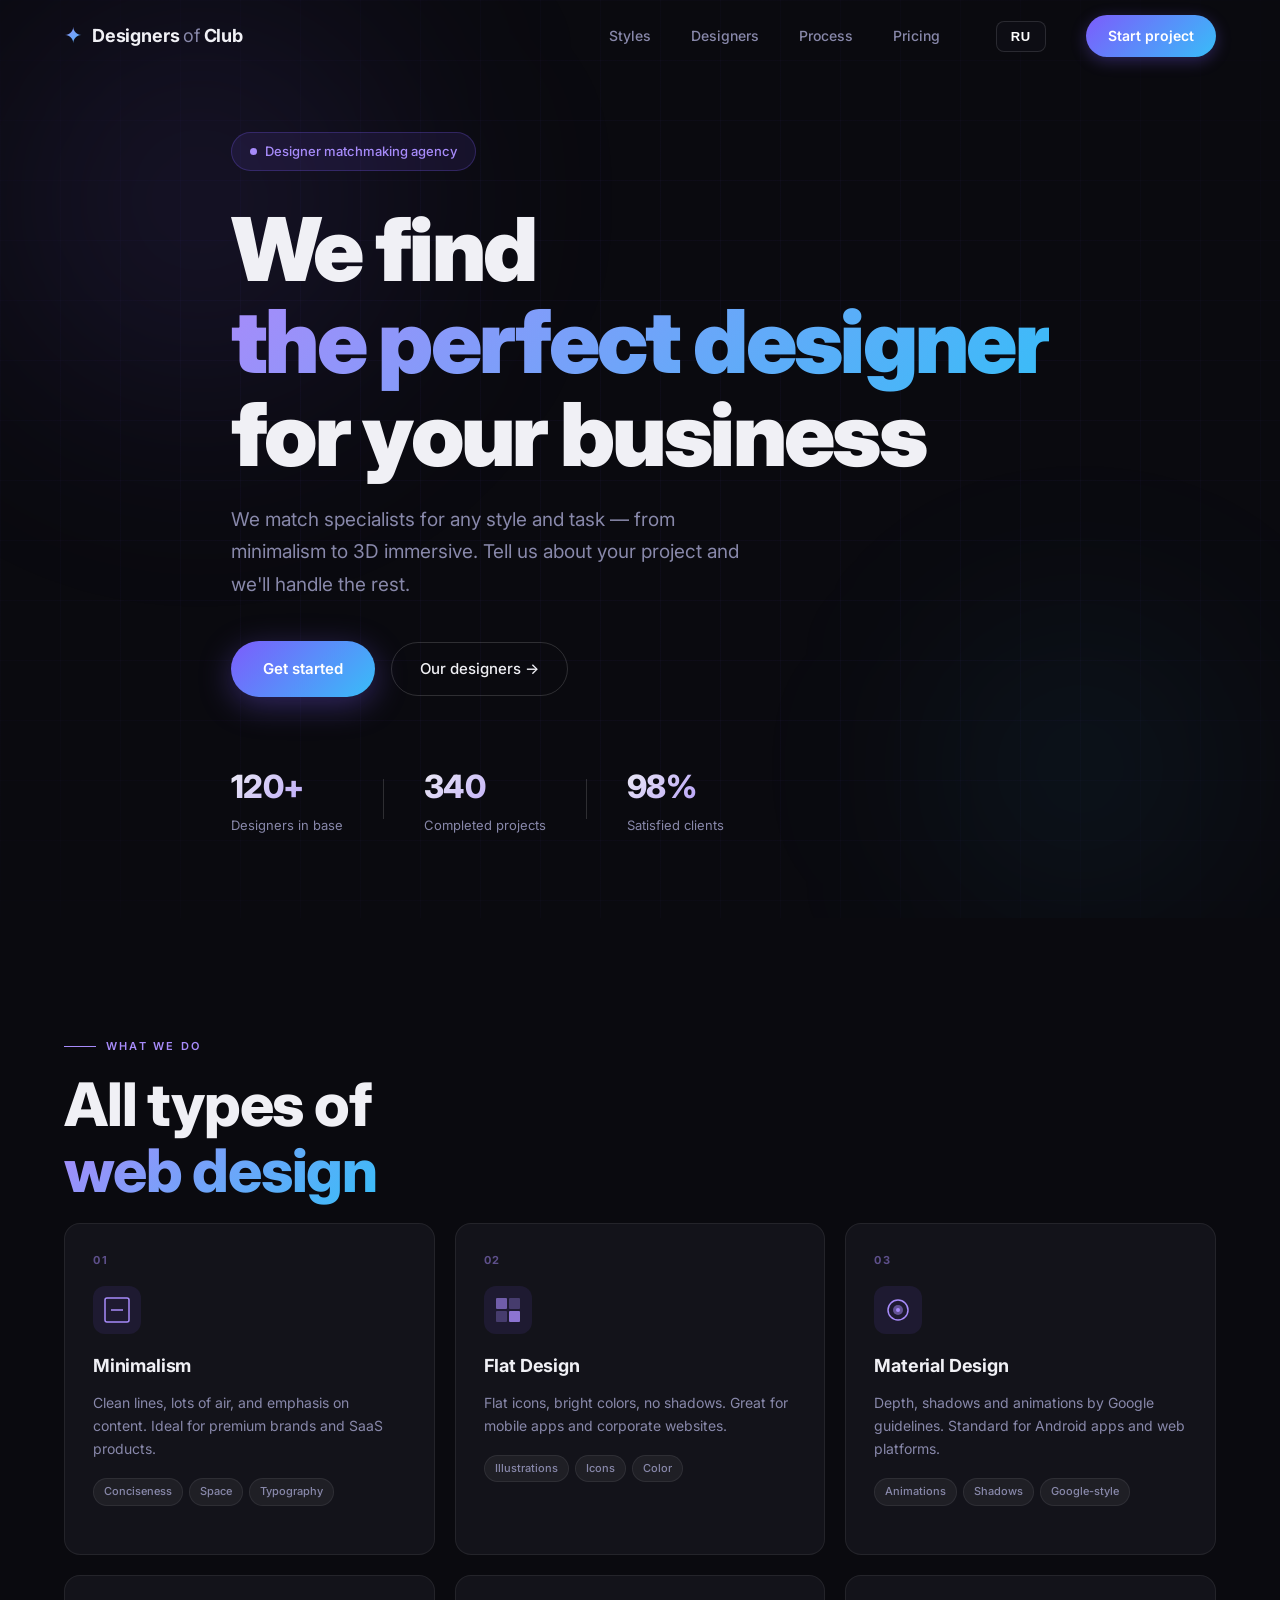
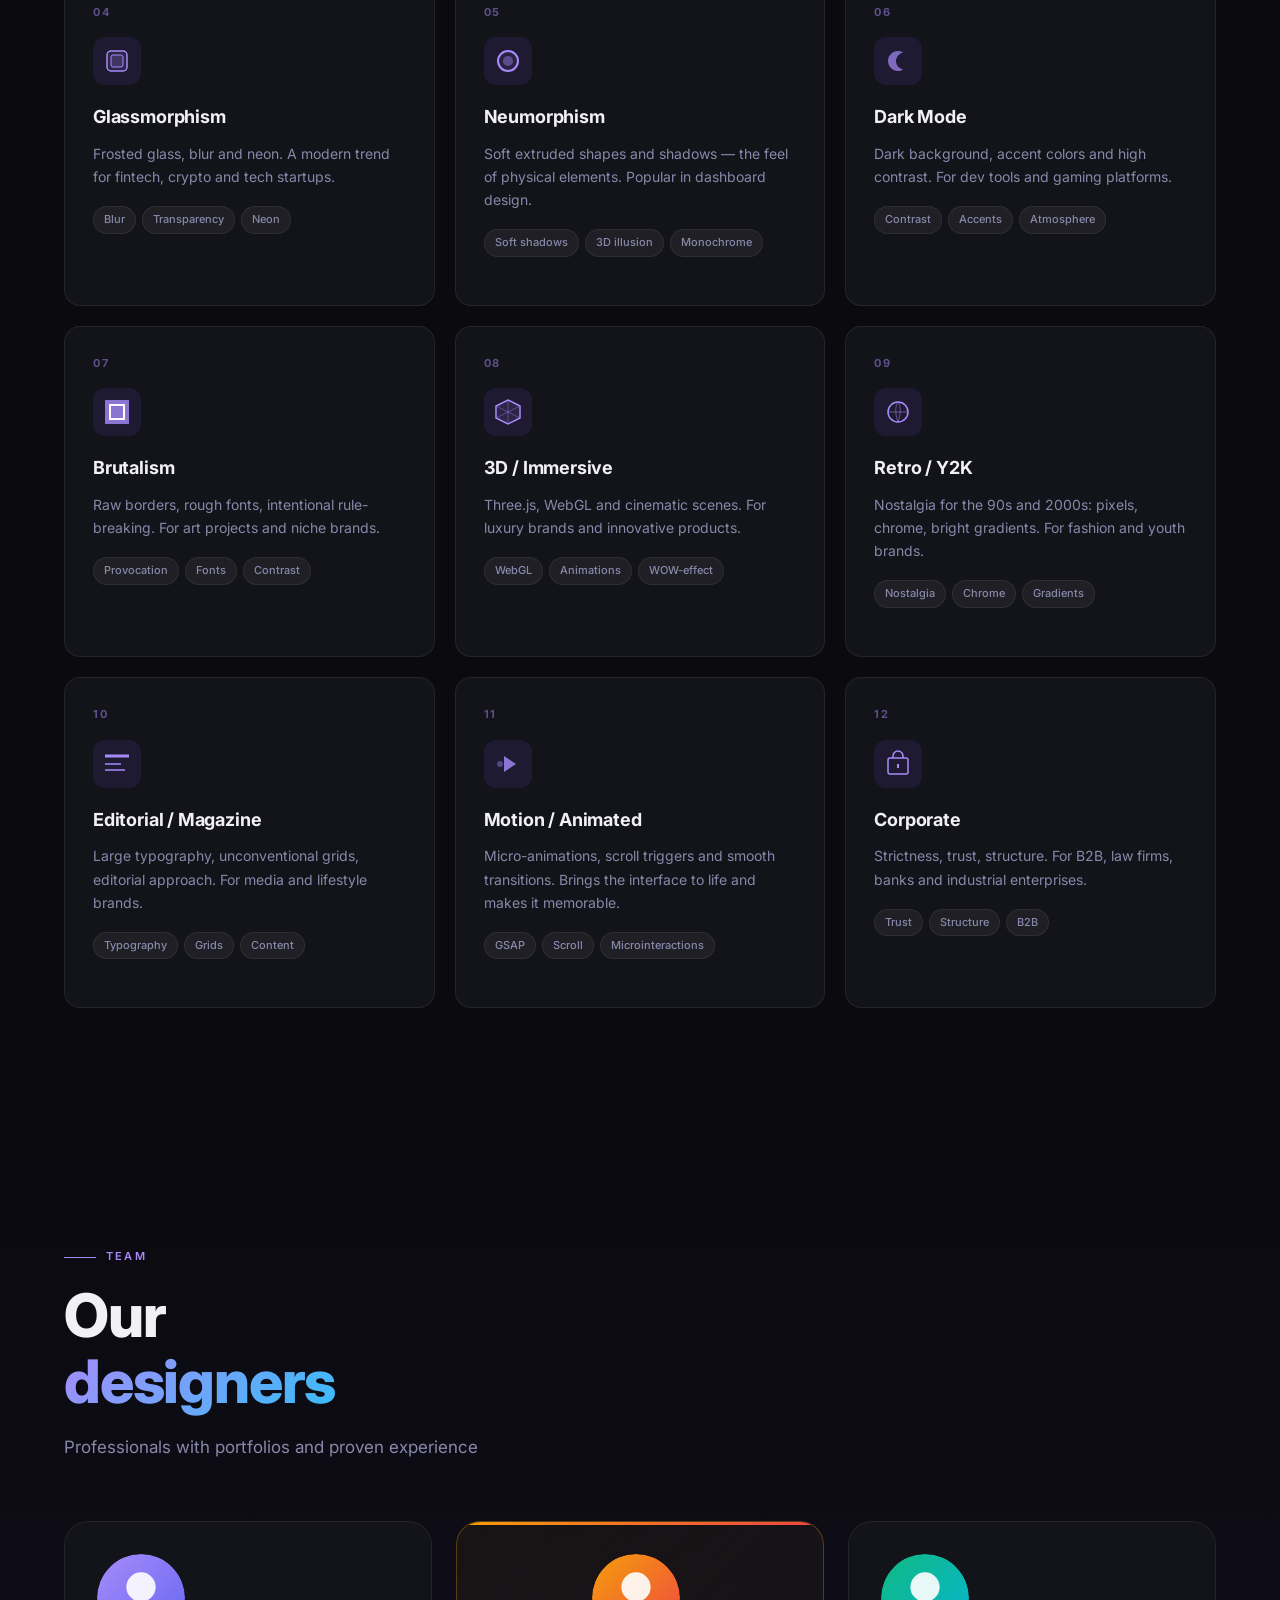
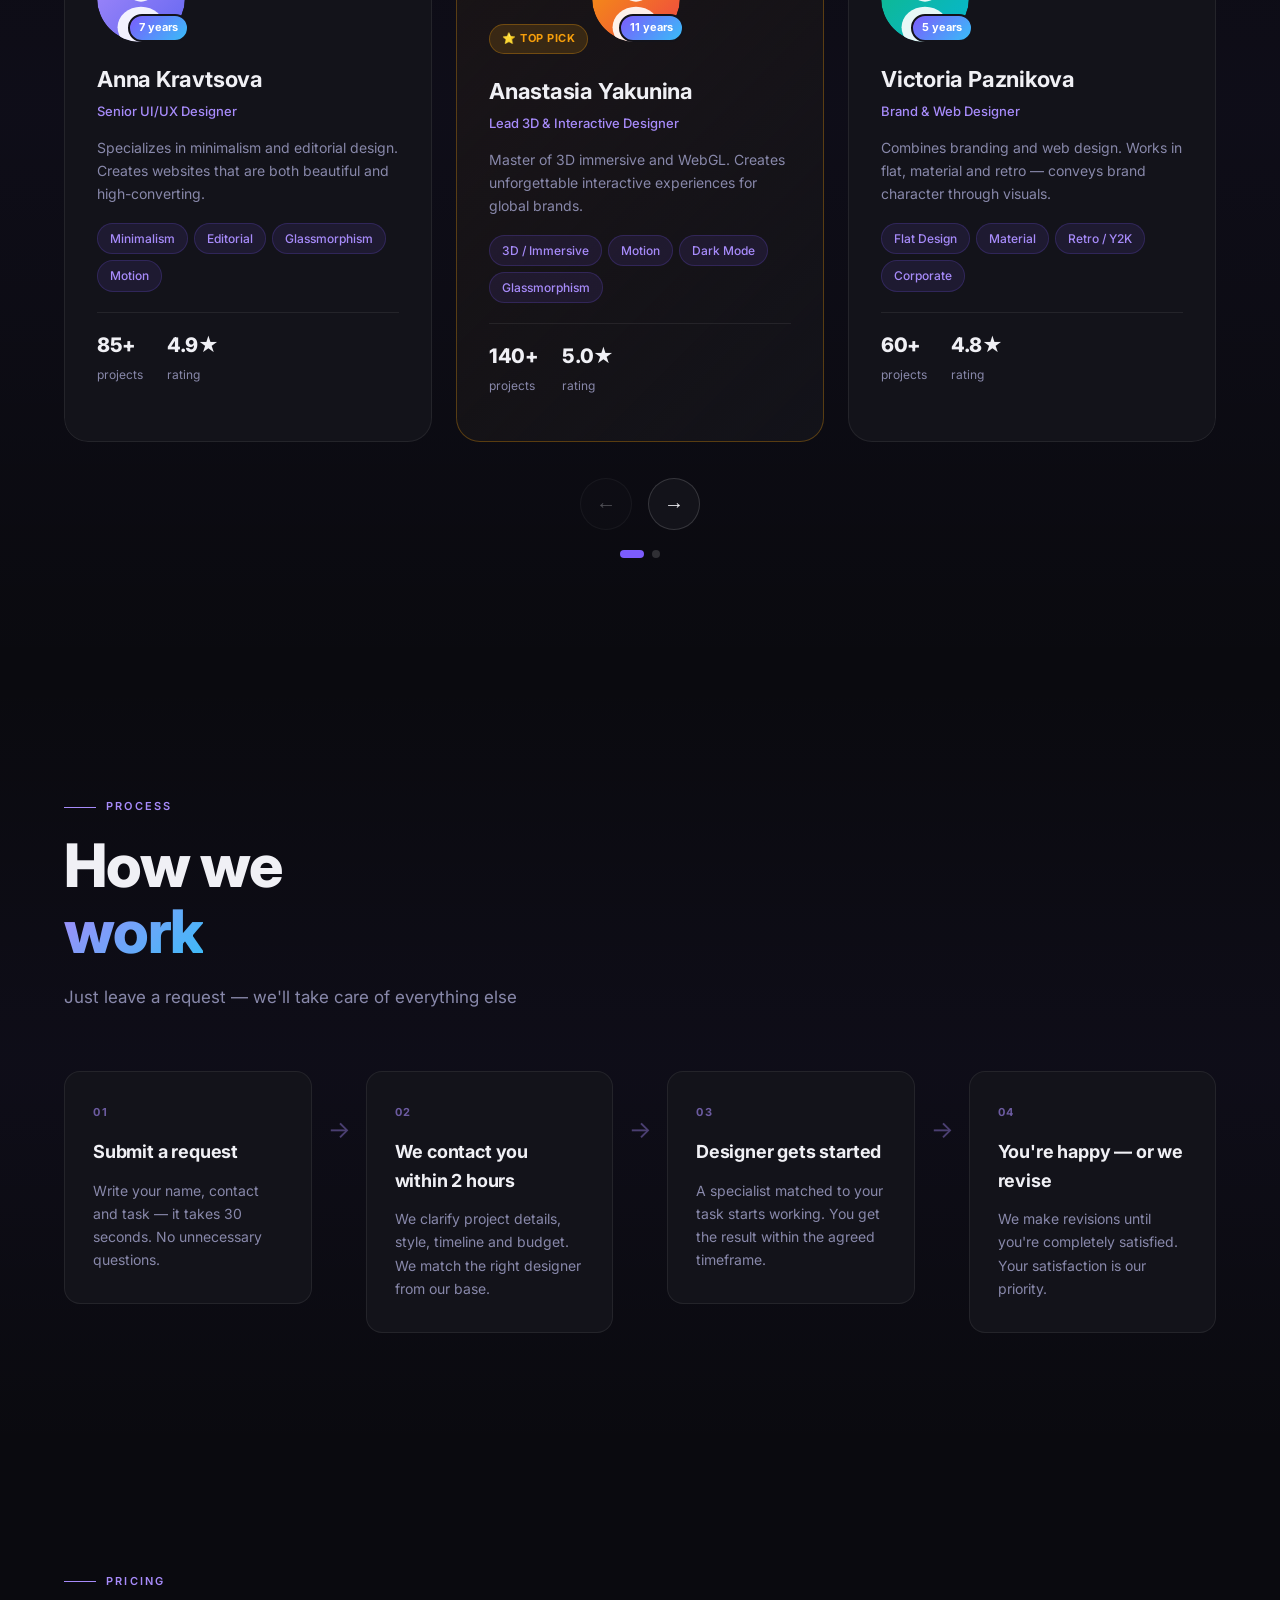
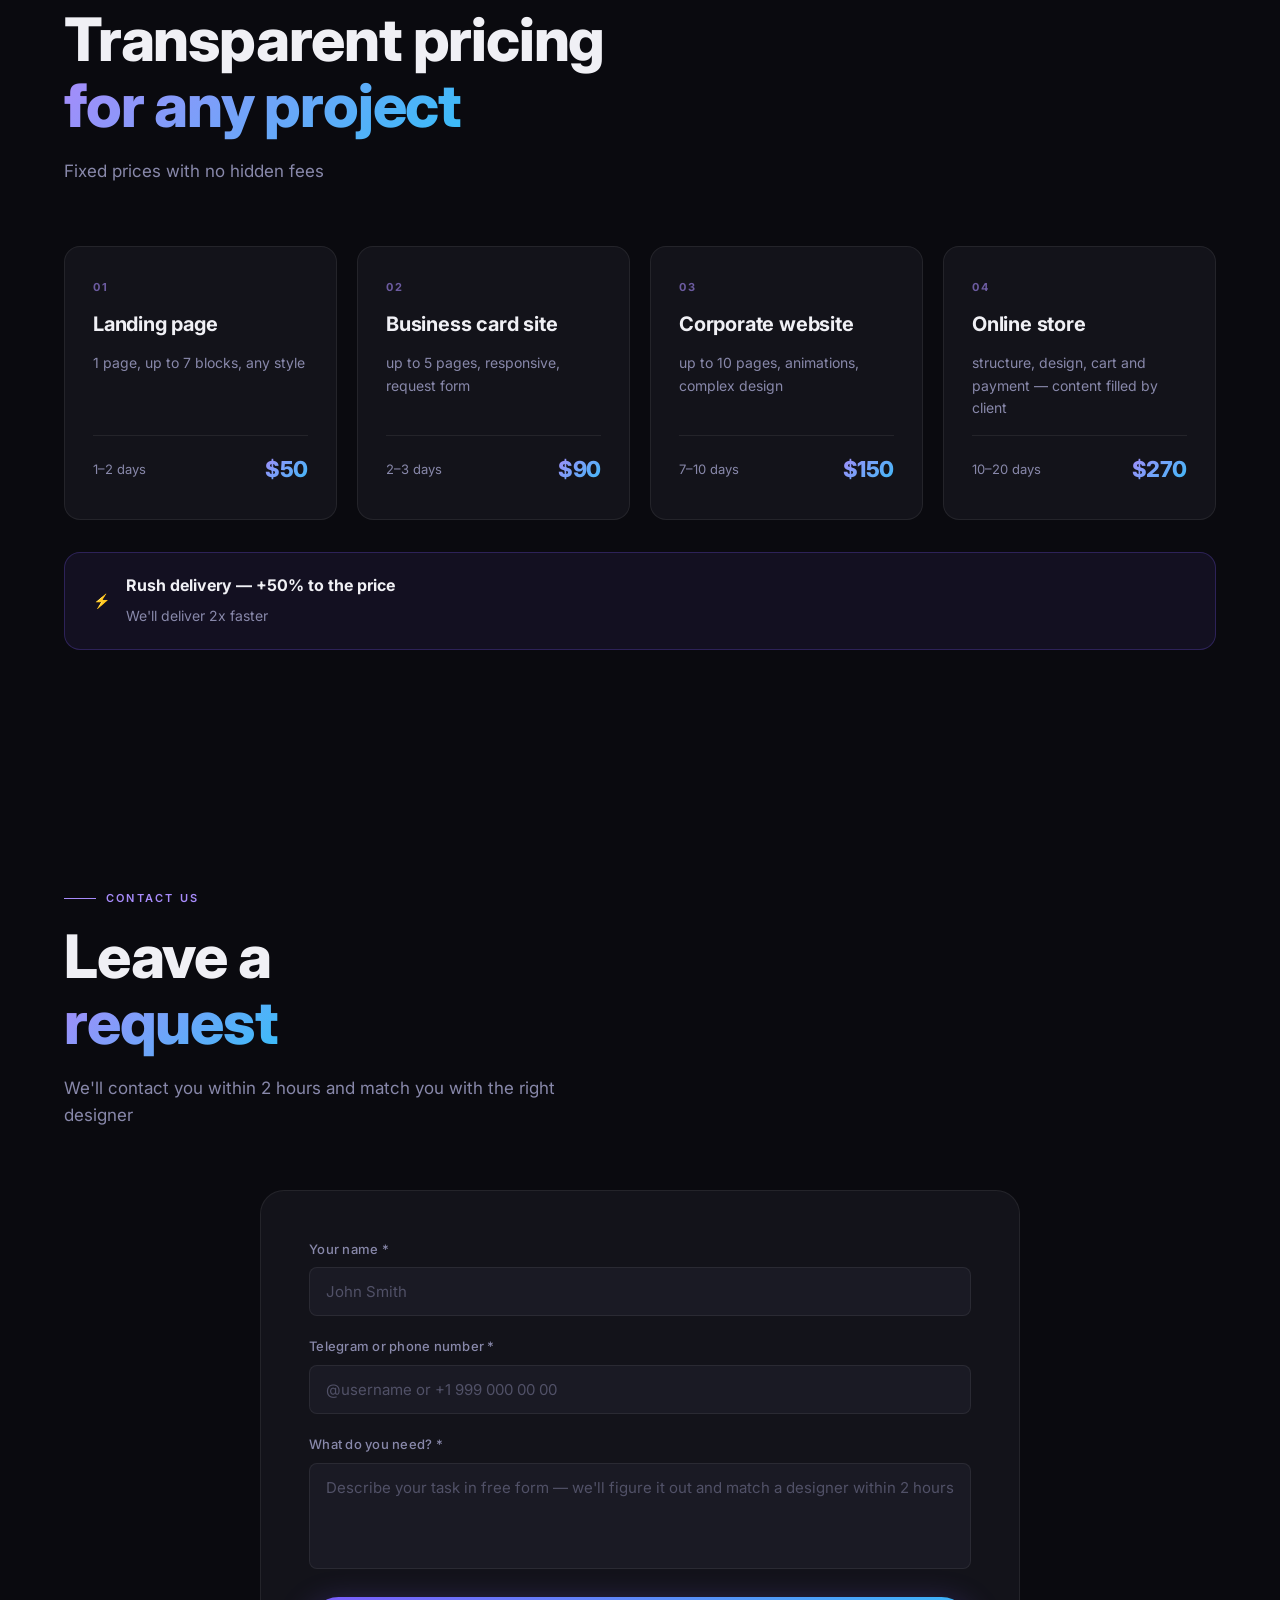
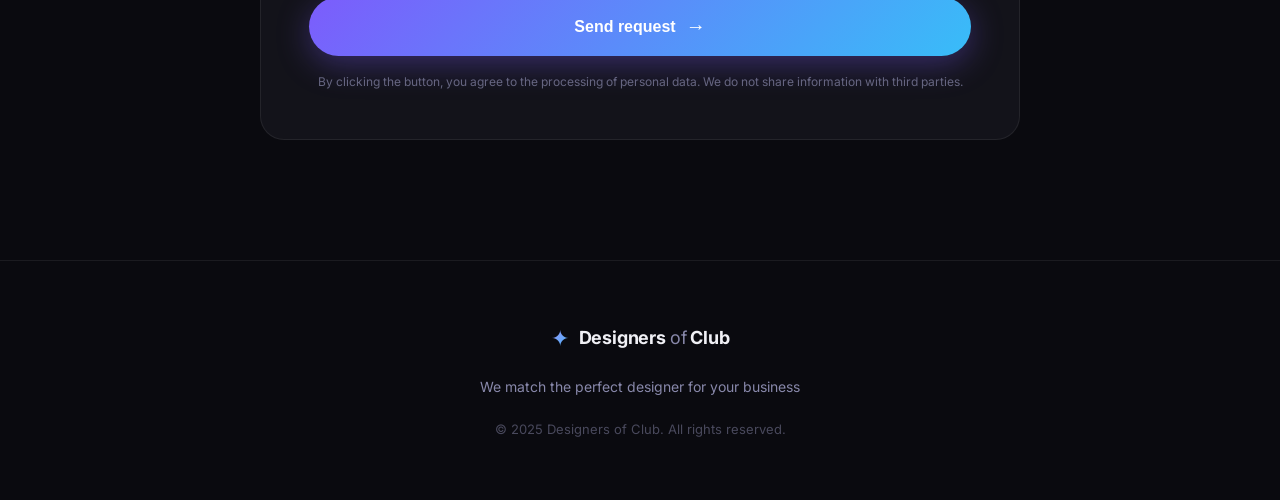
<file: index.html>
﻿<!DOCTYPE html>
<html lang="ru">
<head>
  <meta charset="UTF-8" />
  <meta name="viewport" content="width=device-width, initial-scale=1.0" />
  <title>Designers of Club — Подбор веб-дизайнеров</title>
  <link rel="icon" type="image/x-icon" href="favicon.ico" />
  <link rel="stylesheet" href="style.css" />
  <link rel="preconnect" href="https://fonts.googleapis.com" />
  <link rel="preconnect" href="https://fonts.gstatic.com" crossorigin />
  <link href="https://fonts.googleapis.com/css2?family=Inter:wght@300;400;500;600;700;800;900&family=Playfair+Display:wght@700&display=swap" rel="stylesheet" />
</head>
<body>

  <!-- HEADER -->
  <header class="header" id="header">
    <nav class="nav container">
      <div class="logo">
        <span class="logo-icon">✦</span>
        <span class="logo-text">Designers <em>of</em> Club</span>
      </div>
      <ul class="nav-links" id="navLinks">
        <li><a href="#styles" data-ru="Стили" data-en="Styles">Стили</a></li>
        <li><a href="#designers" data-ru="Дизайнеры" data-en="Designers">Дизайнеры</a></li>
        <li><a href="#how" data-ru="Процесс" data-en="Process">Процесс</a></li>
        <li><a href="#pricing" data-ru="Стоимость" data-en="Pricing">Стоимость</a></li>
        <li class="mobile-only"><a href="#request" data-ru="Оставить заявку" data-en="Leave a request">Оставить заявку</a></li>
      </ul>
      <button class="lang-switcher" id="langSwitcher">EN</button>
      <a href="#request" class="btn-nav" data-ru="Начать проект" data-en="Start project">Начать проект</a>
      <button class="burger" id="burger" aria-label="Меню">
        <span></span><span></span><span></span>
      </button>
    </nav>
  </header>

  <!-- HERO -->
  <section class="hero">
    <div class="hero-bg-grid"></div>
    <div class="hero-glow hero-glow-1"></div>
    <div class="hero-glow hero-glow-2"></div>
    <div class="container hero-inner">
      <div class="hero-badge">
        <span class="badge-dot"></span>
        <span data-ru="Агентство по подбору дизайнеров" data-en="Designer matchmaking agency">Агентство по подбору дизайнеров</span>
      </div>
      <h1 class="hero-title">
        <span data-ru="Мы находим" data-en="We find">Мы находим</span><br/>
        <span class="gradient-text" data-ru="идеального дизайнера" data-en="the perfect designer">идеального дизайнера</span><br/>
        <span data-ru="для вашего бизнеса" data-en="for your business">для вашего бизнеса</span>
      </h1>
      <p class="hero-sub" data-ru="Подберём специалиста под любой стиль и задачу — от минимализма до 3D-иммерсива. Расскажите о проекте, и мы сделаем всё остальное." data-en="We match specialists for any style and task — from minimalism to 3D immersive. Tell us about your project and we'll handle the rest.">
        Подберём специалиста под любой стиль и задачу — от минимализма до 3D-иммерсива.
        Расскажите о проекте, и мы сделаем всё остальное.
      </p>
      <div class="hero-cta">
        <a href="#request" class="btn-primary" data-ru="Оставить заявку" data-en="Get started">Оставить заявку</a>
        <a href="#designers" class="btn-ghost" data-ru="Наши дизайнеры →" data-en="Our designers →">Наши дизайнеры →</a>
      </div>
      <div class="hero-stats">
        <div class="stat">
          <strong>120+</strong>
          <span data-ru="Дизайнеров в базе" data-en="Designers in base">Дизайнеров в базе</span>
        </div>
        <div class="stat-divider"></div>
        <div class="stat">
          <strong>340</strong>
          <span data-ru="Завершённых проектов" data-en="Completed projects">Завершённых проектов</span>
        </div>
        <div class="stat-divider"></div>
        <div class="stat">
          <strong>98%</strong>
          <span data-ru="Довольных клиентов" data-en="Satisfied clients">Довольных клиентов</span>
        </div>
      </div>
    </div>
  </section>

  <!-- STYLES SECTION -->
  <section class="styles-section" id="styles">
    <div class="container">
      <div class="section-label" data-ru="Что мы умеем" data-en="What we do">Что мы умеем</div>
      <h2 class="section-title"><span data-ru="Все виды" data-en="All types of">Все виды</span><br/><span class="gradient-text" data-ru="веб-дизайна" data-en="web design">веб-дизайна</span></h2>

      <div class="styles-grid">

        <div class="style-card" data-style="Минимализм">
          <div class="style-num">01</div>
          <div class="style-icon-wrap">
            <svg width="32" height="32" viewBox="0 0 32 32" fill="none"><rect x="4" y="4" width="24" height="24" rx="2" stroke="currentColor" stroke-width="1.5"/><line x1="10" y1="16" x2="22" y2="16" stroke="currentColor" stroke-width="1.5"/></svg>
          </div>
          <h3 data-ru="Минимализм" data-en="Minimalism">Минимализм</h3>
          <p data-ru="Чистые линии, много воздуха, акцент на контент. Идеален для премиальных брендов и SaaS-продуктов." data-en="Clean lines, lots of air, and emphasis on content. Ideal for premium brands and SaaS products.">Чистые линии, много воздуха, акцент на контент. Идеален для премиальных брендов и SaaS-продуктов.</p>
          <div class="style-tags"><span data-ru="Лаконичность" data-en="Conciseness">Лаконичность</span><span data-ru="Пространство" data-en="Space">Пространство</span><span data-ru="Типографика" data-en="Typography">Типографика</span></div>
        </div>

        <div class="style-card" data-style="Flat Design">
          <div class="style-num">02</div>
          <div class="style-icon-wrap">
            <svg width="32" height="32" viewBox="0 0 32 32" fill="none"><rect x="4" y="4" width="11" height="11" rx="1" fill="currentColor" opacity=".6"/><rect x="17" y="4" width="11" height="11" rx="1" fill="currentColor" opacity=".3"/><rect x="4" y="17" width="11" height="11" rx="1" fill="currentColor" opacity=".3"/><rect x="17" y="17" width="11" height="11" rx="1" fill="currentColor" opacity=".8"/></svg>
          </div>
          <h3>Flat Design</h3>
          <p data-ru="Плоские иконки, яркие цвета, никаких теней. Отлично для мобильных приложений и корпоративных сайтов." data-en="Flat icons, bright colors, no shadows. Great for mobile apps and corporate websites.">Плоские иконки, яркие цвета, никаких теней. Отлично для мобильных приложений и корпоративных сайтов.</p>
          <div class="style-tags"><span data-ru="Иллюстрации" data-en="Illustrations">Иллюстрации</span><span data-ru="Иконки" data-en="Icons">Иконки</span><span data-ru="Цвет" data-en="Color">Цвет</span></div>
        </div>

        <div class="style-card" data-style="Material Design">
          <div class="style-num">03</div>
          <div class="style-icon-wrap">
            <svg width="32" height="32" viewBox="0 0 32 32" fill="none"><circle cx="16" cy="16" r="10" stroke="currentColor" stroke-width="1.5"/><circle cx="16" cy="16" r="5" fill="currentColor" opacity=".5"/><circle cx="16" cy="16" r="2" fill="currentColor"/></svg>
          </div>
          <h3>Material Design</h3>
          <p data-ru="Глубина, тени и анимации по гайдлайнам Google. Стандарт для Android-приложений и веб-платформ." data-en="Depth, shadows and animations by Google guidelines. Standard for Android apps and web platforms.">Глубина, тени и анимации по гайдлайнам Google. Стандарт для Android-приложений и веб-платформ.</p>
          <div class="style-tags"><span data-ru="Анимации" data-en="Animations">Анимации</span><span data-ru="Тени" data-en="Shadows">Тени</span><span>Google-style</span></div>
        </div>

        <div class="style-card" data-style="Glassmorphism">
          <div class="style-num">04</div>
          <div class="style-icon-wrap">
            <svg width="32" height="32" viewBox="0 0 32 32" fill="none"><rect x="6" y="6" width="20" height="20" rx="4" stroke="currentColor" stroke-width="1.5" fill="currentColor" fill-opacity=".1"/><rect x="10" y="10" width="12" height="12" rx="2" stroke="currentColor" stroke-width="1" fill="currentColor" fill-opacity=".15"/></svg>
          </div>
          <h3>Glassmorphism</h3>
          <p data-ru="Матовое стекло, блюр и неон. Современный тренд для финтех, крипто и tech-стартапов." data-en="Frosted glass, blur and neon. A modern trend for fintech, crypto and tech startups.">Матовое стекло, блюр и неон. Современный тренд для финтех, крипто и tech-стартапов.</p>
          <div class="style-tags"><span>Blur</span><span data-ru="Прозрачность" data-en="Transparency">Прозрачность</span><span>Neon</span></div>
        </div>

        <div class="style-card" data-style="Neumorphism">
          <div class="style-num">05</div>
          <div class="style-icon-wrap">
            <svg width="32" height="32" viewBox="0 0 32 32" fill="none"><circle cx="16" cy="16" r="10" stroke="currentColor" stroke-width="2" fill="currentColor" fill-opacity=".08"/><circle cx="16" cy="16" r="5" fill="currentColor" opacity=".4"/></svg>
          </div>
          <h3>Neumorphism</h3>
          <p data-ru="Мягкие выдавленные формы и тени — эффект физических элементов. Популярен в дизайне дашбордов." data-en="Soft extruded shapes and shadows — the feel of physical elements. Popular in dashboard design.">Мягкие выдавленные формы и тени — эффект физических элементов. Популярен в дизайне дашбордов.</p>
          <div class="style-tags"><span data-ru="Мягкие тени" data-en="Soft shadows">Мягкие тени</span><span data-ru="3D-иллюзия" data-en="3D illusion">3D-иллюзия</span><span data-ru="Монохром" data-en="Monochrome">Монохром</span></div>
        </div>

        <div class="style-card" data-style="Dark Mode / Тёмная тема">
          <div class="style-num">06</div>
          <div class="style-icon-wrap">
            <svg width="32" height="32" viewBox="0 0 32 32" fill="none"><path d="M16 6C10.477 6 6 10.477 6 16s4.477 10 10 10c1.847 0 3.576-.502 5.062-1.375C16.98 23.492 14 20.04 14 16c0-4.04 2.98-7.492 7.062-8.625A9.958 9.958 0 0016 6z" fill="currentColor" opacity=".7"/></svg>
          </div>
          <h3>Dark Mode</h3>
          <p data-ru="Тёмный фон, акцентные цвета и высокий контраст. Для dev-инструментов, игровых платформ." data-en="Dark background, accent colors and high contrast. For dev tools and gaming platforms.">Тёмный фон, акцентные цвета и высокий контраст. Для dev-инструментов, игровых платформ.</p>
          <div class="style-tags"><span data-ru="Контраст" data-en="Contrast">Контраст</span><span data-ru="Акценты" data-en="Accents">Акценты</span><span data-ru="Атмосфера" data-en="Atmosphere">Атмосфера</span></div>
        </div>

        <div class="style-card" data-style="Brutalism">
          <div class="style-num">07</div>
          <div class="style-icon-wrap">
            <svg width="32" height="32" viewBox="0 0 32 32" fill="none"><rect x="4" y="4" width="24" height="24" fill="currentColor" opacity=".8"/><rect x="9" y="9" width="14" height="14" fill="none" stroke="white" stroke-width="2"/></svg>
          </div>
          <h3>Brutalism</h3>
          <p data-ru="Грубые границы, сырые шрифты, намеренное нарушение правил. Для арт-проектов и нишевых брендов." data-en="Raw borders, rough fonts, intentional rule-breaking. For art projects and niche brands.">Грубые границы, сырые шрифты, намеренное нарушение правил. Для арт-проектов и нишевых брендов.</p>
          <div class="style-tags"><span data-ru="Провокация" data-en="Provocation">Провокация</span><span data-ru="Шрифты" data-en="Fonts">Шрифты</span><span data-ru="Контраст" data-en="Contrast">Контраст</span></div>
        </div>

        <div class="style-card" data-style="3D / Иммерсивный дизайн">
          <div class="style-num">08</div>
          <div class="style-icon-wrap">
            <svg width="32" height="32" viewBox="0 0 32 32" fill="none"><path d="M16 4L28 10V22L16 28L4 22V10L16 4Z" stroke="currentColor" stroke-width="1.5" fill="currentColor" fill-opacity=".1"/><path d="M16 4V28M4 10L28 22M28 10L4 22" stroke="currentColor" stroke-width="1" opacity=".4"/></svg>
          </div>
          <h3 data-ru="3D / Иммерсив" data-en="3D / Immersive">3D / Иммерсив</h3>
          <p data-ru="Three.js, WebGL и кинематографические сцены. Для luxury-брендов и инновационных продуктов." data-en="Three.js, WebGL and cinematic scenes. For luxury brands and innovative products.">Three.js, WebGL и кинематографические сцены. Для luxury-брендов и инновационных продуктов.</p>
          <div class="style-tags"><span>WebGL</span><span data-ru="Анимации" data-en="Animations">Анимации</span><span>WOW-effect</span></div>
        </div>

        <div class="style-card" data-style="Retro / Y2K">
          <div class="style-num">09</div>
          <div class="style-icon-wrap">
            <svg width="32" height="32" viewBox="0 0 32 32" fill="none"><circle cx="16" cy="16" r="10" stroke="currentColor" stroke-width="1.5"/><path d="M6 16h20M16 6c-3 4-3 12 0 20M16 6c3 4 3 12 0 20" stroke="currentColor" stroke-width="1" opacity=".5"/></svg>
          </div>
          <h3>Retro / Y2K</h3>
          <p data-ru="Ностальгия по 90-м и 2000-м: пиксели, хром, яркие градиенты. Для фэшн и молодёжных брендов." data-en="Nostalgia for the 90s and 2000s: pixels, chrome, bright gradients. For fashion and youth brands.">Ностальгия по 90-м и 2000-м: пиксели, хром, яркие градиенты. Для фэшн и молодёжных брендов.</p>
          <div class="style-tags"><span data-ru="Ностальгия" data-en="Nostalgia">Ностальгия</span><span>Chrome</span><span data-ru="Градиенты" data-en="Gradients">Градиенты</span></div>
        </div>

        <div class="style-card" data-style="Editorial / Журнальный">
          <div class="style-num">10</div>
          <div class="style-icon-wrap">
            <svg width="32" height="32" viewBox="0 0 32 32" fill="none"><line x1="4" y1="8" x2="28" y2="8" stroke="currentColor" stroke-width="3"/><line x1="4" y1="16" x2="20" y2="16" stroke="currentColor" stroke-width="1.5"/><line x1="4" y1="22" x2="24" y2="22" stroke="currentColor" stroke-width="1.5"/></svg>
          </div>
          <h3 data-ru="Editorial / Журнальный" data-en="Editorial / Magazine">Editorial / Журнальный</h3>
          <p data-ru="Крупная типографика, нестандартные сетки, редакционный подход. Для медиа и lifestyle-брендов." data-en="Large typography, unconventional grids, editorial approach. For media and lifestyle brands.">Крупная типографика, нестандартные сетки, редакционный подход. Для медиа и lifestyle-брендов.</p>
          <div class="style-tags"><span data-ru="Типографика" data-en="Typography">Типографика</span><span data-ru="Сетки" data-en="Grids">Сетки</span><span data-ru="Контент" data-en="Content">Контент</span></div>
        </div>

        <div class="style-card" data-style="Motion / Анимационный">
          <div class="style-num">11</div>
          <div class="style-icon-wrap">
            <svg width="32" height="32" viewBox="0 0 32 32" fill="none"><path d="M12 8L24 16L12 24V8Z" fill="currentColor" opacity=".8"/><circle cx="8" cy="16" r="3" fill="currentColor" opacity=".4"/></svg>
          </div>
          <h3 data-ru="Motion / Анимационный" data-en="Motion / Animated">Motion / Анимационный</h3>
          <p data-ru="Микро-анимации, scroll-триггеры и плавные переходы. Оживляет интерфейс и делает его запоминающимся." data-en="Micro-animations, scroll triggers and smooth transitions. Brings the interface to life and makes it memorable.">Микро-анимации, scroll-триггеры и плавные переходы. Оживляет интерфейс и делает его запоминающимся.</p>
          <div class="style-tags"><span>GSAP</span><span>Scroll</span><span>Microinteractions</span></div>
        </div>

        <div class="style-card" data-style="Корпоративный / Business">
          <div class="style-num">12</div>
          <div class="style-icon-wrap">
            <svg width="32" height="32" viewBox="0 0 32 32" fill="none"><rect x="6" y="10" width="20" height="16" rx="2" stroke="currentColor" stroke-width="1.5"/><path d="M11 10V8a5 5 0 0110 0v2" stroke="currentColor" stroke-width="1.5"/><line x1="16" y1="16" x2="16" y2="20" stroke="currentColor" stroke-width="2"/></svg>
          </div>
          <h3 data-ru="Корпоративный" data-en="Corporate">Корпоративный</h3>
          <p data-ru="Строгость, доверие, структурированность. Для B2B, юридических компаний, банков и промышленных предприятий." data-en="Strictness, trust, structure. For B2B, law firms, banks and industrial enterprises.">Строгость, доверие, структурированность. Для B2B, юридических компаний, банков и промышленных предприятий.</p>
          <div class="style-tags"><span data-ru="Доверие" data-en="Trust">Доверие</span><span data-ru="Структура" data-en="Structure">Структура</span><span>B2B</span></div>
        </div>

      </div>
    </div>
  </section>

  <!-- DESIGNERS -->
  <section class="designers-section" id="designers">
    <div class="container">
      <div class="section-label" data-ru="Команда" data-en="Team">Команда</div>
      <h2 class="section-title"><span data-ru="Наши" data-en="Our">Наши</span><br/><span class="gradient-text" data-ru="дизайнеры" data-en="designers">дизайнеры</span></h2>
      <p class="section-sub" data-ru="Профессионалы с портфолио и подтверждённым опытом" data-en="Professionals with portfolios and proven experience">Профессионалы с портфолио и подтверждённым опытом</p>

      <div class="designers-slider-wrap">
      <div class="designers-slider-overflow">
      <div class="designers-grid" id="designersGrid">

        <div class="designer-card">
          <div class="designer-photo-wrap">
            <div class="designer-photo designer-photo-1">
              <svg viewBox="0 0 120 120" xmlns="http://www.w3.org/2000/svg">
                <defs>
                  <linearGradient id="g1" x1="0%" y1="0%" x2="100%" y2="100%">
                    <stop offset="0%" style="stop-color:#a78bfa"/>
                    <stop offset="100%" style="stop-color:#6366f1"/>
                  </linearGradient>
                </defs>
                <circle cx="60" cy="60" r="60" fill="url(#g1)"/>
                <circle cx="60" cy="45" r="20" fill="white" opacity=".9"/>
                <ellipse cx="60" cy="100" rx="32" ry="28" fill="white" opacity=".9"/>
              </svg>
            </div>
            <div class="designer-badge-exp" data-ru="7 лет" data-en="7 years">7 лет</div>
          </div>
          <div class="designer-info">
            <h3 data-ru="Анна Кравцова" data-en="Anna Kravtsova">Анна Кравцова</h3>
            <div class="designer-role">Senior UI/UX Designer</div>
            <p class="designer-desc" data-ru="Специализируется на минимализме и editorial-дизайне. Создаёт сайты, которые одновременно красивы и хорошо конвертируют." data-en="Specializes in minimalism and editorial design. Creates websites that are both beautiful and high-converting.">Специализируется на минимализме и editorial-дизайне. Создаёт сайты, которые одновременно красивы и хорошо конвертируют.</p>
            <div class="designer-styles">
              <span data-ru="Минимализм" data-en="Minimalism">Минимализм</span>
              <span>Editorial</span>
              <span>Glassmorphism</span>
              <span>Motion</span>
            </div>
            <div class="designer-projects">
              <div class="dp-stat"><strong>85+</strong><small data-ru="проектов" data-en="projects">проектов</small></div>
              <div class="dp-stat"><strong>4.9★</strong><small data-ru="рейтинг" data-en="rating">рейтинг</small></div>
            </div>
          </div>
        </div>

        <div class="designer-card featured">
          <div class="featured-label" data-ru="⭐ Топ выбор" data-en="⭐ Top pick">⭐ Топ выбор</div>
          <div class="designer-photo-wrap">
            <div class="designer-photo designer-photo-2">
              <svg viewBox="0 0 120 120" xmlns="http://www.w3.org/2000/svg">
                <defs>
                  <linearGradient id="g2" x1="0%" y1="0%" x2="100%" y2="100%">
                    <stop offset="0%" style="stop-color:#f59e0b"/>
                    <stop offset="100%" style="stop-color:#ef4444"/>
                  </linearGradient>
                </defs>
                <circle cx="60" cy="60" r="60" fill="url(#g2)"/>
                <circle cx="60" cy="45" r="20" fill="white" opacity=".9"/>
                <ellipse cx="60" cy="100" rx="32" ry="28" fill="white" opacity=".9"/>
              </svg>
            </div>
            <div class="designer-badge-exp" data-ru="11 лет" data-en="11 years">11 лет</div>
          </div>
          <div class="designer-info">
            <h3 data-ru="Анастасия Якунина" data-en="Anastasia Yakunina">Анастасия Якунина</h3>
            <div class="designer-role">Lead 3D & Interactive Designer</div>
            <p class="designer-desc" data-ru="Мастер 3D-иммерсива и WebGL. Создаёт незабываемые интерактивные переживания для мировых брендов." data-en="Master of 3D immersive and WebGL. Creates unforgettable interactive experiences for global brands.">Мастер 3D-иммерсива и WebGL. Создаёт незабываемые интерактивные переживания для мировых брендов.</p>
            <div class="designer-styles">
              <span data-ru="3D / Иммерсив" data-en="3D / Immersive">3D / Иммерсив</span>
              <span>Motion</span>
              <span>Dark Mode</span>
              <span>Glassmorphism</span>
            </div>
            <div class="designer-projects">
              <div class="dp-stat"><strong>140+</strong><small data-ru="проектов" data-en="projects">проектов</small></div>
              <div class="dp-stat"><strong>5.0★</strong><small data-ru="рейтинг" data-en="rating">рейтинг</small></div>
            </div>
          </div>
        </div>

        <div class="designer-card">
          <div class="designer-photo-wrap">
            <div class="designer-photo designer-photo-3">
              <svg viewBox="0 0 120 120" xmlns="http://www.w3.org/2000/svg">
                <defs>
                  <linearGradient id="g3" x1="0%" y1="0%" x2="100%" y2="100%">
                    <stop offset="0%" style="stop-color:#10b981"/>
                    <stop offset="100%" style="stop-color:#06b6d4"/>
                  </linearGradient>
                </defs>
                <circle cx="60" cy="60" r="60" fill="url(#g3)"/>
                <circle cx="60" cy="45" r="20" fill="white" opacity=".9"/>
                <ellipse cx="60" cy="100" rx="32" ry="28" fill="white" opacity=".9"/>
              </svg>
            </div>
            <div class="designer-badge-exp" data-ru="5 лет" data-en="5 years">5 лет</div>
          </div>
          <div class="designer-info">
            <h3 data-ru="Виктория Пазникова" data-en="Victoria Paznikova">Виктория Пазникова</h3>
            <div class="designer-role">Brand & Web Designer</div>
            <p class="designer-desc" data-ru="Сочетает брендинг и веб-дизайн. Работает в flat, material и retro — умеет передать характер бренда через визуал." data-en="Combines branding and web design. Works in flat, material and retro — conveys brand character through visuals.">Сочетает брендинг и веб-дизайн. Работает в flat, material и retro — умеет передать характер бренда через визуал.</p>
            <div class="designer-styles">
              <span>Flat Design</span>
              <span>Material</span>
              <span>Retro / Y2K</span>
              <span data-ru="Корпоративный" data-en="Corporate">Корпоративный</span>
            </div>
            <div class="designer-projects">
              <div class="dp-stat"><strong>60+</strong><small data-ru="проектов" data-en="projects">проектов</small></div>
              <div class="dp-stat"><strong>4.8★</strong><small data-ru="рейтинг" data-en="rating">рейтинг</small></div>
            </div>
          </div>
        </div>

        <div class="designer-card">
          <div class="designer-photo-wrap">
            <div class="designer-photo designer-photo-4">
              <svg viewBox="0 0 120 120" xmlns="http://www.w3.org/2000/svg">
                <defs>
                  <linearGradient id="g4" x1="0%" y1="0%" x2="100%" y2="100%">
                    <stop offset="0%" style="stop-color:#f472b6"/>
                    <stop offset="100%" style="stop-color:#a855f7"/>
                  </linearGradient>
                </defs>
                <circle cx="60" cy="60" r="60" fill="url(#g4)"/>
                <circle cx="60" cy="45" r="20" fill="white" opacity=".9"/>
                <ellipse cx="60" cy="100" rx="32" ry="28" fill="white" opacity=".9"/>
              </svg>
            </div>
            <div class="designer-badge-exp" data-ru="6 лет" data-en="6 years">6 лет</div>
          </div>
          <div class="designer-info">
            <h3 data-ru="Дарья Соколова" data-en="Daria Sokolova">Дарья Соколова</h3>
            <div class="designer-role">UI/UX & Motion Designer</div>
            <p class="designer-desc" data-ru="Специалист по анимационным интерфейсам и тёмным темам. Создаёт атмосферные сайты с кинематографическим эффектом присутствия." data-en="Specialist in animated interfaces and dark themes. Creates atmospheric websites with a cinematic presence effect.">Специалист по анимационным интерфейсам и тёмным темам. Создаёт атмосферные сайты с кинематографическим эффектом присутствия.</p>
            <div class="designer-styles">
              <span>Motion</span>
              <span>Dark Mode</span>
              <span>Brutalism</span>
              <span>Neumorphism</span>
            </div>
            <div class="designer-projects">
              <div class="dp-stat"><strong>72+</strong><small data-ru="проектов" data-en="projects">проектов</small></div>
              <div class="dp-stat"><strong>4.9★</strong><small data-ru="рейтинг" data-en="rating">рейтинг</small></div>
            </div>
          </div>
        </div>

        <div class="designer-card">
          <div class="designer-photo-wrap">
            <div class="designer-photo designer-photo-5">
              <svg viewBox="0 0 120 120" xmlns="http://www.w3.org/2000/svg">
                <defs>
                  <linearGradient id="g5" x1="0%" y1="0%" x2="100%" y2="100%">
                    <stop offset="0%" style="stop-color:#fb923c"/>
                    <stop offset="100%" style="stop-color:#f43f5e"/>
                  </linearGradient>
                </defs>
                <circle cx="60" cy="60" r="60" fill="url(#g5)"/>
                <circle cx="60" cy="45" r="20" fill="white" opacity=".9"/>
                <ellipse cx="60" cy="100" rx="32" ry="28" fill="white" opacity=".9"/>
              </svg>
            </div>
            <div class="designer-badge-exp" data-ru="8 лет" data-en="8 years">8 лет</div>
          </div>
          <div class="designer-info">
            <h3 data-ru="Полина Ермакова" data-en="Polina Ermakova">Полина Ермакова</h3>
            <div class="designer-role">Editorial & Brand Designer</div>
            <p class="designer-desc" data-ru="Мастер журнального и корпоративного стиля. Работает с крупными медиа и B2B-компаниями, строит визуальную идентичность с нуля." data-en="Master of editorial and corporate style. Works with major media and B2B companies, building visual identity from scratch.">Мастер журнального и корпоративного стиля. Работает с крупными медиа и B2B-компаниями, строит визуальную идентичность с нуля.</p>
            <div class="designer-styles">
              <span>Editorial</span>
              <span data-ru="Корпоративный" data-en="Corporate">Корпоративный</span>
              <span data-ru="Минимализм" data-en="Minimalism">Минимализм</span>
              <span>Flat Design</span>
            </div>
            <div class="designer-projects">
              <div class="dp-stat"><strong>110+</strong><small data-ru="проектов" data-en="projects">проектов</small></div>
              <div class="dp-stat"><strong>4.9★</strong><small data-ru="рейтинг" data-en="rating">рейтинг</small></div>
            </div>
          </div>
        </div>

        <div class="designer-card">
          <div class="designer-photo-wrap">
            <div class="designer-photo designer-photo-6">
              <svg viewBox="0 0 120 120" xmlns="http://www.w3.org/2000/svg">
                <defs>
                  <linearGradient id="g6" x1="0%" y1="0%" x2="100%" y2="100%">
                    <stop offset="0%" style="stop-color:#34d399"/>
                    <stop offset="100%" style="stop-color:#3b82f6"/>
                  </linearGradient>
                </defs>
                <circle cx="60" cy="60" r="60" fill="url(#g6)"/>
                <circle cx="60" cy="45" r="20" fill="white" opacity=".9"/>
                <ellipse cx="60" cy="100" rx="32" ry="28" fill="white" opacity=".9"/>
              </svg>
            </div>
            <div class="designer-badge-exp" data-ru="4 года" data-en="4 years">4 года</div>
          </div>
          <div class="designer-info">
            <h3 data-ru="Алина Морозова" data-en="Alina Morozova">Алина Морозова</h3>
            <div class="designer-role">Web & Glassmorphism Designer</div>
            <p class="designer-desc" data-ru="Увлечена современными трендами: glassmorphism, retro Y2K и неоновой эстетикой. Идеальный выбор для стартапов и крипто-проектов." data-en="Passionate about modern trends: glassmorphism, retro Y2K and neon aesthetics. Ideal choice for startups and crypto projects.">Увлечена современными трендами: glassmorphism, retro Y2K и неоновой эстетикой. Идеальный выбор для стартапов и крипто-проектов.</p>
            <div class="designer-styles">
              <span>Glassmorphism</span>
              <span>Retro / Y2K</span>
              <span>Dark Mode</span>
              <span data-ru="3D / Иммерсив" data-en="3D / Immersive">3D / Иммерсив</span>
            </div>
            <div class="designer-projects">
              <div class="dp-stat"><strong>45+</strong><small data-ru="проектов" data-en="projects">проектов</small></div>
              <div class="dp-stat"><strong>4.8★</strong><small data-ru="рейтинг" data-en="rating">рейтинг</small></div>
            </div>
          </div>
        </div>

      </div>
      </div>
      </div>

      <div class="slider-arrows">
        <button class="slider-arrow" id="sliderPrev" aria-label="Назад">&#8592;</button>
        <button class="slider-arrow" id="sliderNext" aria-label="Вперёд">&#8594;</button>
      </div>
      <div class="slider-dots" id="sliderDots"></div>

    </div>
  </section>

  <!-- HOW WE WORK -->
  <section class="how-section" id="how">
    <div class="container">
      <div class="section-label" data-ru="Процесс" data-en="Process">Процесс</div>
      <h2 class="section-title"><span data-ru="Как мы" data-en="How we">Как мы</span><br/><span class="gradient-text" data-ru="работаем" data-en="work">работаем</span></h2>
      <p class="section-sub" data-ru="Просто оставьте заявку — всё остальное мы берём на себя" data-en="Just leave a request — we'll take care of everything else">Просто оставьте заявку — всё остальное мы берём на себя</p>

      <div class="how-grid">
        <div class="how-card" data-num="1">
          <div class="how-num">01</div>
          <h3 data-ru="Оставляете заявку" data-en="Submit a request">Оставляете заявку</h3>
          <p data-ru="Напишите имя, контакт и задачу — это займёт 30 секунд. Никаких лишних вопросов." data-en="Write your name, contact and task — it takes 30 seconds. No unnecessary questions.">Напишите имя, контакт и задачу — это займёт 30 секунд. Никаких лишних вопросов.</p>
        </div>
        <div class="how-arrow">→</div>
        <div class="how-card" data-num="2">
          <div class="how-num">02</div>
          <h3 data-ru="Мы связываемся за 2 часа" data-en="We contact you within 2 hours">Мы связываемся за 2 часа</h3>
          <p data-ru="Уточняем детали проекта, стиль, сроки и бюджет. Подбираем подходящего дизайнера из базы." data-en="We clarify project details, style, timeline and budget. We match the right designer from our base.">Уточняем детали проекта, стиль, сроки и бюджет. Подбираем подходящего дизайнера из базы.</p>
        </div>
        <div class="how-arrow">→</div>
        <div class="how-card" data-num="3">
          <div class="how-num">03</div>
          <h3 data-ru="Дизайнер приступает" data-en="Designer gets started">Дизайнер приступает</h3>
          <p data-ru="Специалист под вашу задачу начинает работу. Вы получаете результат в оговорённый срок." data-en="A specialist matched to your task starts working. You get the result within the agreed timeframe.">Специалист под вашу задачу начинает работу. Вы получаете результат в оговорённый срок.</p>
        </div>
        <div class="how-arrow">→</div>
        <div class="how-card" data-num="4">
          <div class="how-num">04</div>
          <h3 data-ru="Вы довольны — или правим" data-en="You're happy — or we revise">Вы довольны — или правим</h3>
          <p data-ru="Вносим правки до тех пор, пока результат вас не устроит. Ваше satisfaction — наш приоритет." data-en="We make revisions until you're completely satisfied. Your satisfaction is our priority.">Вносим правки до тех пор, пока результат вас не устроит. Ваше satisfaction — наш приоритет.</p>
        </div>
      </div>
    </div>
  </section>

  <!-- PRICING -->
  <section class="pricing-section" id="pricing">
    <div class="container">
      <div class="section-label" data-ru="Стоимость" data-en="Pricing">Стоимость</div>
      <h2 class="section-title"><span data-ru="Прозрачные цены" data-en="Transparent pricing">Прозрачные цены</span><br/><span class="gradient-text" data-ru="для любого проекта" data-en="for any project">для любого проекта</span></h2>
      <p class="section-sub" data-ru="Фиксированные цены без скрытых платежей" data-en="Fixed prices with no hidden fees">Фиксированные цены без скрытых платежей</p>

      <div class="pricing-grid">

        <div class="pricing-card">
          <div class="pricing-num">01</div>
          <h3 data-ru="Лендинг" data-en="Landing page">Лендинг</h3>
          <p data-ru="1 страница, до 7 блоков, любой стиль" data-en="1 page, up to 7 blocks, any style">1 страница, до 7 блоков, любой стиль</p>
          <div class="pricing-meta">
            <span class="pricing-time" data-ru="1–2 дня" data-en="1–2 days">1–2 дня</span>
            <span class="pricing-price">$50</span>
          </div>
        </div>

        <div class="pricing-card">
          <div class="pricing-num">02</div>
          <h3 data-ru="Сайт-визитка" data-en="Business card site">Сайт-визитка</h3>
          <p data-ru="до 5 страниц, адаптив, форма заявки" data-en="up to 5 pages, responsive, request form">до 5 страниц, адаптив, форма заявки</p>
          <div class="pricing-meta">
            <span class="pricing-time" data-ru="2–3 дня" data-en="2–3 days">2–3 дня</span>
            <span class="pricing-price">$90</span>
          </div>
        </div>

        <div class="pricing-card">
          <div class="pricing-num">03</div>
          <h3 data-ru="Корпоративный сайт" data-en="Corporate website">Корпоративный сайт</h3>
          <p data-ru="до 10 страниц, анимации, сложный дизайн" data-en="up to 10 pages, animations, complex design">до 10 страниц, анимации, сложный дизайн</p>
          <div class="pricing-meta">
            <span class="pricing-time" data-ru="7–10 дней" data-en="7–10 days">7–10 дней</span>
            <span class="pricing-price">$150</span>
          </div>
        </div>

        <div class="pricing-card">
          <div class="pricing-num">04</div>
          <h3 data-ru="Интернет-магазин" data-en="Online store">Интернет-магазин</h3>
          <p data-ru="структура, дизайн, корзина и оплата — наполнение на стороне клиента" data-en="structure, design, cart and payment — content filled by client">структура, дизайн, корзина и оплата — наполнение на стороне клиента</p>
          <div class="pricing-meta">
            <span class="pricing-time" data-ru="10–20 дней" data-en="10–20 days">10–20 дней</span>
            <span class="pricing-price">$270</span>
          </div>
        </div>

      </div>

      <div class="pricing-urgent">
        <span class="pricing-urgent-icon">⚡</span>
        <div>
          <strong data-ru="Срочное выполнение — +50% к стоимости" data-en="Rush delivery — +50% to the price">Срочное выполнение — +50% к стоимости</strong>
          <span data-ru="Сделаем в 2 раза быстрее" data-en="We'll deliver 2x faster">Сделаем в 2 раза быстрее</span>
        </div>
      </div>

    </div>
  </section>

  <!-- REQUEST FORM -->
  <section class="request-section" id="request">
    <div class="container">
      <div class="section-label" data-ru="Сотрудничество" data-en="Contact us">Сотрудничество</div>
      <h2 class="section-title"><span data-ru="Оставьте" data-en="Leave a">Оставьте</span><br/><span class="gradient-text" data-ru="заявку" data-en="request">заявку</span></h2>
      <p class="section-sub" data-ru="Мы свяжемся с вами в течение 2 часов и подберём подходящего дизайнера" data-en="We'll contact you within 2 hours and match you with the right designer">Мы свяжемся с вами в течение 2 часов и подберём подходящего дизайнера</p>

      <div class="form-wrapper">
        <form class="request-form" id="requestForm">

          <div class="form-group">
            <label for="clientName" data-ru="Ваше имя *" data-en="Your name *">Ваше имя *</label>
            <input type="text" id="clientName" name="clientName" placeholder="Иван Иванов" data-ru-placeholder="Иван Иванов" data-en-placeholder="John Smith" required />
          </div>

          <div class="form-group">
            <label for="clientTelegram" data-ru="Telegram или телефон для связи *" data-en="Telegram or phone number *">Telegram или телефон для связи *</label>
            <input type="text" id="clientTelegram" name="clientTelegram" placeholder="@username или +7 999 000 00 00" data-ru-placeholder="@username или +7 999 000 00 00" data-en-placeholder="@username or +1 999 000 00 00" required />
          </div>

          <div class="form-group">
            <label for="message" data-ru="Что нужно сделать? *" data-en="What do you need? *">Что нужно сделать? *</label>
            <textarea id="message" name="message" placeholder="Опишите задачу в свободной форме — мы разберёмся и подберём дизайнера за 2 часа" data-ru-placeholder="Опишите задачу в свободной форме — мы разберёмся и подберём дизайнера за 2 часа" data-en-placeholder="Describe your task in free form — we'll figure it out and match a designer within 2 hours" rows="4" required></textarea>
          </div>

          <button type="submit" class="btn-submit" id="submitBtn">
            <span class="btn-text" data-ru="Оставить заявку" data-en="Send request">Оставить заявку</span>
            <span class="btn-arrow">→</span>
          </button>

          <p class="form-note" data-ru="Нажимая кнопку, вы соглашаетесь с обработкой персональных данных. Мы не передаём информацию третьим лицам." data-en="By clicking the button, you agree to the processing of personal data. We do not share information with third parties.">Нажимая кнопку, вы соглашаетесь с обработкой персональных данных. Мы не передаём информацию третьим лицам.</p>
        </form>

        <div class="form-success" id="formSuccess">
          <div class="success-icon">✓</div>
          <h3 data-ru="Заявка отправлена!" data-en="Request sent!">Заявка отправлена!</h3>
          <p data-ru="Мы получили вашу заявку и свяжемся с вами в течение 2 часов. Ожидайте сообщение в Telegram или на почту." data-en="We received your request and will contact you within 2 hours. Expect a message in Telegram or by email.">Мы получили вашу заявку и свяжемся с вами в течение 2 часов. Ожидайте сообщение в Telegram или на почту.</p>
          <button class="btn-ghost" onclick="resetForm()" data-ru="Отправить ещё одну" data-en="Send another">Отправить ещё одну</button>
        </div>
      </div>
    </div>
  </section>

  <!-- FOOTER -->
  <footer class="footer">
    <div class="container footer-inner">
      <div class="footer-logo">
        <span class="logo-icon">✦</span>
        <span class="logo-text">Designers <em>of</em> Club</span>
      </div>
      <p class="footer-tagline" data-ru="Подбираем идеального дизайнера для вашего бизнеса" data-en="We match the perfect designer for your business">Подбираем идеального дизайнера для вашего бизнеса</p>
      <p class="footer-copy" data-ru="© 2025 Designers of Club. Все права защищены." data-en="© 2025 Designers of Club. All rights reserved.">© 2025 Designers of Club. Все права защищены.</p>
    </div>
  </footer>

  <script src="script.js" defer></script>
</body>
</html>
</file>
<file: style.css>
/* ===== RESET & BASE ===== */
*, *::before, *::after { margin: 0; padding: 0; box-sizing: border-box; }

:root {
  --bg:        #0a0a0f;
  --bg-card:   #13131a;
  --bg-card2:  #1a1a24;
  --border:    rgba(255,255,255,0.07);
  --border-h:  rgba(255,255,255,0.15);
  --text:      #f0f0f5;
  --muted:     #8888aa;
  --accent:    #7c5cfc;
  --accent2:   #a78bfa;
  --accent3:   #38bdf8;
  --gold:      #f59e0b;
  --radius:    16px;
  --radius-sm: 8px;
  --shadow:    0 8px 32px rgba(0,0,0,0.4);
  --shadow-glow: 0 0 40px rgba(124,92,252,0.2);
}

html { scroll-behavior: smooth; }

body {
  font-family: 'Inter', sans-serif;
  background: var(--bg);
  color: var(--text);
  line-height: 1.6;
  overflow-x: hidden;
}

.container { max-width: 1200px; margin: 0 auto; padding: 0 24px; }

/* ===== TYPOGRAPHY ===== */
.gradient-text {
  background: linear-gradient(135deg, var(--accent2) 0%, var(--accent3) 100%);
  -webkit-background-clip: text;
  -webkit-text-fill-color: transparent;
  background-clip: text;
}

.section-label {
  font-size: 11px;
  font-weight: 600;
  letter-spacing: 0.2em;
  text-transform: uppercase;
  color: var(--accent2);
  margin-bottom: 16px;
  display: flex;
  align-items: center;
  gap: 10px;
}
.section-label::before {
  content: '';
  display: block;
  width: 32px;
  height: 1px;
  background: var(--accent2);
}

.section-title {
  font-size: clamp(36px, 5vw, 60px);
  font-weight: 800;
  line-height: 1.1;
  letter-spacing: -0.02em;
  margin-bottom: 20px;
}

.section-sub {
  font-size: 17px;
  color: var(--muted);
  max-width: 500px;
  margin-bottom: 60px;
}

/* ===== BUTTONS ===== */
.btn-primary {
  display: inline-flex;
  align-items: center;
  gap: 8px;
  padding: 16px 32px;
  background: linear-gradient(135deg, var(--accent), var(--accent3));
  color: #fff;
  font-weight: 600;
  font-size: 15px;
  border-radius: 100px;
  text-decoration: none;
  transition: all 0.3s ease;
  box-shadow: 0 8px 32px rgba(124,92,252,0.35);
}
.btn-primary:hover {
  transform: translateY(-2px);
  box-shadow: 0 16px 48px rgba(124,92,252,0.5);
}

.btn-ghost {
  display: inline-flex;
  align-items: center;
  gap: 8px;
  padding: 14px 28px;
  background: transparent;
  color: var(--text);
  font-weight: 500;
  font-size: 15px;
  border-radius: 100px;
  border: 1px solid var(--border-h);
  text-decoration: none;
  cursor: pointer;
  transition: all 0.3s ease;
}
.btn-ghost:hover {
  border-color: var(--accent2);
  color: var(--accent2);
  background: rgba(124,92,252,0.08);
}

/* ===== HEADER ===== */
.header {
  position: fixed;
  top: 0; left: 0; right: 0;
  z-index: 100;
  padding: 0;
  transition: all 0.3s ease;
}
.header.scrolled {
  background: rgba(10,10,15,0.85);
  backdrop-filter: blur(20px);
  -webkit-backdrop-filter: blur(20px);
  border-bottom: 1px solid var(--border);
}

.nav {
  display: flex;
  align-items: center;
  height: 72px;
  gap: 40px;
}

.logo {
  display: flex;
  align-items: center;
  gap: 10px;
  flex-shrink: 0;
  text-decoration: none;
}
.logo-icon {
  font-size: 22px;
  background: linear-gradient(135deg, var(--accent2), var(--accent3));
  -webkit-background-clip: text;
  -webkit-text-fill-color: transparent;
  background-clip: text;
}
.logo-text {
  font-size: 18px;
  font-weight: 700;
  color: var(--text);
  letter-spacing: -0.01em;
}
.logo-text em {
  font-style: normal;
  color: var(--muted);
  font-weight: 400;
}

.nav-links {
  display: flex;
  list-style: none;
  gap: 8px;
  margin-left: auto;
}
.nav-links a {
  display: block;
  padding: 8px 16px;
  font-size: 14px;
  font-weight: 500;
  color: var(--muted);
  text-decoration: none;
  border-radius: 100px;
  transition: all 0.2s;
}
.nav-links a:hover { color: var(--text); background: var(--border); }
.nav-links .mobile-only { display: none; }

.btn-nav {
  padding: 10px 22px;
  background: linear-gradient(135deg, var(--accent), var(--accent3));
  color: #fff;
  font-size: 14px;
  font-weight: 600;
  border-radius: 100px;
  text-decoration: none;
  transition: all 0.3s;
  white-space: nowrap;
  box-shadow: 0 4px 16px rgba(124,92,252,0.3);
}
.btn-nav:hover { transform: translateY(-1px); box-shadow: 0 8px 24px rgba(124,92,252,0.5); }

.lang-switcher {
  background: #0d0d14;
  border: 1px solid rgba(255,255,255,0.12);
  color: #fff;
  font-size: 13px;
  font-weight: 600;
  letter-spacing: 0.06em;
  padding: 7px 14px;
  border-radius: 8px;
  cursor: pointer;
  transition: background 0.2s;
}
.lang-switcher:hover {
  background: #1a1a2e;
}

.burger {
  display: none;
  flex-direction: column;
  gap: 5px;
  background: none;
  border: none;
  cursor: pointer;
  padding: 4px;
  margin-left: auto;
}
.burger span {
  display: block;
  width: 24px;
  height: 2px;
  background: var(--text);
  border-radius: 2px;
  transition: all 0.3s;
}

/* ===== HERO ===== */
.hero {
  position: relative;
  min-height: 100vh;
  display: flex;
  align-items: center;
  overflow: hidden;
  padding-top: 72px;
}

.hero-bg-grid {
  position: absolute;
  inset: 0;
  background-image:
    linear-gradient(rgba(124,92,252,0.04) 1px, transparent 1px),
    linear-gradient(90deg, rgba(124,92,252,0.04) 1px, transparent 1px);
  background-size: 60px 60px;
  mask-image: radial-gradient(ellipse 80% 80% at 50% 50%, black 40%, transparent 100%);
}

.hero-glow {
  position: absolute;
  border-radius: 50%;
  filter: blur(100px);
  pointer-events: none;
}
.hero-glow-1 {
  width: 600px; height: 600px;
  background: radial-gradient(circle, rgba(124,92,252,0.15) 0%, transparent 70%);
  top: -100px; left: -100px;
}
.hero-glow-2 {
  width: 400px; height: 400px;
  background: radial-gradient(circle, rgba(56,189,248,0.1) 0%, transparent 70%);
  bottom: -50px; right: 0;
}

.hero-inner {
  position: relative;
  z-index: 1;
  padding-top: 60px;
  padding-bottom: 80px;
}

.hero-badge {
  display: inline-flex;
  align-items: center;
  gap: 8px;
  padding: 8px 18px;
  background: rgba(124,92,252,0.1);
  border: 1px solid rgba(124,92,252,0.25);
  border-radius: 100px;
  font-size: 13px;
  font-weight: 500;
  color: var(--accent2);
  margin-bottom: 32px;
}
.badge-dot {
  width: 7px; height: 7px;
  background: var(--accent2);
  border-radius: 50%;
  animation: pulse 2s ease-in-out infinite;
}
@keyframes pulse {
  0%, 100% { opacity: 1; transform: scale(1); }
  50% { opacity: 0.5; transform: scale(0.8); }
}

.hero-title {
  font-size: clamp(44px, 7vw, 88px);
  font-weight: 900;
  line-height: 1.05;
  letter-spacing: -0.03em;
  margin-bottom: 24px;
}

.hero-sub {
  font-size: clamp(16px, 2vw, 19px);
  color: var(--muted);
  max-width: 540px;
  margin-bottom: 40px;
  line-height: 1.7;
}

.hero-cta {
  display: flex;
  align-items: center;
  gap: 16px;
  flex-wrap: wrap;
  margin-bottom: 64px;
}

.hero-stats {
  display: flex;
  align-items: center;
  gap: 40px;
  flex-wrap: wrap;
}
.stat strong {
  display: block;
  font-size: 32px;
  font-weight: 800;
  letter-spacing: -0.02em;
  background: linear-gradient(135deg, var(--text), var(--accent2));
  -webkit-background-clip: text;
  -webkit-text-fill-color: transparent;
  background-clip: text;
}
.stat span { font-size: 13px; color: var(--muted); }
.stat-divider { width: 1px; height: 40px; background: var(--border-h); }

/* ===== STYLES SECTION ===== */
.styles-section { padding: 120px 0; }

.styles-grid {
  display: grid;
  grid-template-columns: repeat(auto-fill, minmax(280px, 1fr));
  gap: 20px;
}

.style-card {
  background: var(--bg-card);
  border: 1px solid var(--border);
  border-radius: var(--radius);
  padding: 28px;
  cursor: pointer;
  transition: all 0.35s cubic-bezier(0.4,0,0.2,1);
  position: relative;
  overflow: hidden;
}
.style-card::before {
  content: '';
  position: absolute;
  inset: 0;
  background: linear-gradient(135deg, rgba(124,92,252,0.06), transparent);
  opacity: 0;
  transition: opacity 0.35s;
  pointer-events: none;
}
.style-card:hover {
  border-color: var(--accent);
  transform: translateY(-4px);
  box-shadow: 0 20px 60px rgba(124,92,252,0.2);
}
.style-card:hover::before { opacity: 1; }

.style-num {
  font-size: 11px;
  font-weight: 700;
  letter-spacing: 0.15em;
  color: var(--accent2);
  opacity: 0.5;
  margin-bottom: 16px;
}

.style-icon-wrap {
  width: 48px; height: 48px;
  display: flex;
  align-items: center;
  justify-content: center;
  background: rgba(124,92,252,0.1);
  border-radius: 12px;
  margin-bottom: 18px;
  color: var(--accent2);
  transition: all 0.3s;
}
.style-card:hover .style-icon-wrap {
  background: rgba(124,92,252,0.2);
  color: var(--accent3);
}

.style-card h3 {
  font-size: 18px;
  font-weight: 700;
  margin-bottom: 10px;
  letter-spacing: -0.01em;
}

.style-card p {
  font-size: 14px;
  color: var(--muted);
  line-height: 1.65;
  margin-bottom: 18px;
}

.style-tags {
  display: flex;
  flex-wrap: wrap;
  gap: 6px;
  margin-bottom: 20px;
}
.style-tags span {
  font-size: 11px;
  font-weight: 500;
  padding: 4px 10px;
  background: rgba(255,255,255,0.05);
  border: 1px solid var(--border);
  border-radius: 100px;
  color: var(--muted);
}

.style-request {
  width: 100%;
  padding: 11px 16px;
  background: transparent;
  border: 1px solid var(--border-h);
  border-radius: var(--radius-sm);
  color: var(--text);
  font-size: 13px;
  font-weight: 500;
  cursor: pointer;
  transition: all 0.25s;
  text-align: left;
}
.style-request:hover {
  background: var(--accent);
  border-color: var(--accent);
  color: #fff;
}

/* ===== DESIGNERS ===== */
.designers-section {
  padding: 120px 0;
  background: linear-gradient(180deg, transparent, rgba(124,92,252,0.04) 50%, transparent);
}

/* ===== SLIDER ===== */
.designers-slider-wrap {
  position: relative;
}

.designers-slider-overflow {
  overflow: hidden;
  border-radius: 24px;
}

.designers-grid {
  display: flex;
  gap: 24px;
  transition: transform 0.5s cubic-bezier(0.4, 0, 0.2, 1);
  will-change: transform;
}

.designer-card {
  flex: 0 0 calc((100% - 48px) / 3);
  min-width: 0;
}

.slider-arrows {
  display: flex;
  justify-content: center;
  gap: 16px;
  margin-top: 36px;
}

.slider-arrow {
  width: 52px;
  height: 52px;
  border-radius: 50%;
  background: var(--bg-card);
  border: 1px solid var(--border-h);
  color: var(--text);
  font-size: 20px;
  cursor: pointer;
  display: flex;
  align-items: center;
  justify-content: center;
  transition: all 0.25s;
  flex-shrink: 0;
}
.slider-arrow:hover {
  background: var(--accent);
  border-color: var(--accent);
  transform: scale(1.08);
  box-shadow: 0 8px 24px rgba(124,92,252,0.4);
}
.slider-arrow:disabled {
  opacity: 0.3;
  pointer-events: none;
}

.slider-dots {
  display: flex;
  justify-content: center;
  gap: 8px;
  margin-top: 20px;
}
.slider-dot {
  width: 8px;
  height: 8px;
  border-radius: 50%;
  background: var(--border-h);
  cursor: pointer;
  transition: all 0.25s;
  border: none;
  padding: 0;
}
.slider-dot.active {
  width: 24px;
  border-radius: 4px;
  background: var(--accent);
}

@media (max-width: 1100px) {
  .designer-card { flex: 0 0 calc((100% - 24px) / 2); }
}
@media (max-width: 640px) {
  .designer-card { flex: 0 0 100%; }
}

.designer-card {
  background: var(--bg-card);
  border: 1px solid var(--border);
  border-radius: 24px;
  padding: 32px;
  transition: all 0.35s cubic-bezier(0.4,0,0.2,1);
  position: relative;
  overflow: hidden;
}
.designer-card::after {
  content: '';
  position: absolute;
  top: 0; left: 0; right: 0;
  height: 3px;
  background: linear-gradient(90deg, var(--accent), var(--accent3));
  opacity: 0;
  transition: opacity 0.35s;
}
.designer-card:hover {
  border-color: var(--border-h);
  transform: translateY(-6px);
  box-shadow: 0 24px 80px rgba(0,0,0,0.5);
}
.designer-card:hover::after { opacity: 1; }

.designer-card.featured {
  border-color: rgba(245,158,11,0.3);
  background: linear-gradient(135deg, rgba(245,158,11,0.05), var(--bg-card));
}
.designer-card.featured::after {
  opacity: 1;
  background: linear-gradient(90deg, var(--gold), #ef4444);
}

.featured-label {
  display: inline-flex;
  align-items: center;
  gap: 6px;
  padding: 5px 12px;
  background: rgba(245,158,11,0.15);
  border: 1px solid rgba(245,158,11,0.3);
  border-radius: 100px;
  font-size: 11px;
  font-weight: 700;
  color: var(--gold);
  letter-spacing: 0.05em;
  text-transform: uppercase;
  margin-bottom: 20px;
}

.designer-photo-wrap {
  position: relative;
  display: inline-block;
  margin-bottom: 20px;
}

.designer-photo {
  width: 88px;
  height: 88px;
  border-radius: 50%;
  display: block;
  overflow: hidden;
}

.designer-badge-exp {
  position: absolute;
  bottom: 0; right: -4px;
  background: linear-gradient(135deg, var(--accent), var(--accent3));
  color: #fff;
  font-size: 11px;
  font-weight: 700;
  padding: 3px 9px;
  border-radius: 100px;
  white-space: nowrap;
  border: 2px solid var(--bg-card);
}

.designer-info h3 {
  font-size: 22px;
  font-weight: 700;
  letter-spacing: -0.01em;
  margin-bottom: 4px;
}

.designer-role {
  font-size: 13px;
  color: var(--accent2);
  font-weight: 500;
  margin-bottom: 14px;
}

.designer-desc {
  font-size: 14px;
  color: var(--muted);
  line-height: 1.65;
  margin-bottom: 18px;
}

.designer-styles {
  display: flex;
  flex-wrap: wrap;
  gap: 6px;
  margin-bottom: 20px;
}
.designer-styles span {
  font-size: 12px;
  font-weight: 500;
  padding: 5px 12px;
  background: rgba(124,92,252,0.1);
  border: 1px solid rgba(124,92,252,0.2);
  border-radius: 100px;
  color: var(--accent2);
}

.designer-projects {
  display: flex;
  gap: 24px;
  padding-top: 16px;
  border-top: 1px solid var(--border);
}
.dp-stat strong {
  display: block;
  font-size: 20px;
  font-weight: 800;
  letter-spacing: -0.02em;
}
.dp-stat small { font-size: 12px; color: var(--muted); }

/* ===== REQUEST SECTION ===== */
.request-section { padding: 120px 0; }

.form-wrapper {
  max-width: 760px;
  margin: 0 auto;
}

.request-form {
  background: var(--bg-card);
  border: 1px solid var(--border);
  border-radius: 24px;
  padding: 48px;
}

.form-row {
  display: grid;
  grid-template-columns: 1fr 1fr;
  gap: 20px;
}

.form-group {
  display: flex;
  flex-direction: column;
  gap: 8px;
  margin-bottom: 20px;
}
.form-group:last-of-type { margin-bottom: 0; }

.form-group label {
  font-size: 13px;
  font-weight: 500;
  color: var(--muted);
  letter-spacing: 0.02em;
}

.form-group input,
.form-group select,
.form-group textarea {
  background: var(--bg-card2);
  border: 1px solid var(--border);
  border-radius: var(--radius-sm);
  padding: 14px 16px;
  font-size: 15px;
  font-family: inherit;
  color: var(--text);
  transition: all 0.25s;
  outline: none;
  resize: none;
  -webkit-appearance: none;
}
.form-group input::placeholder,
.form-group textarea::placeholder { color: rgba(136,136,170,0.5); }
.form-group input:focus,
.form-group select:focus,
.form-group textarea:focus {
  border-color: var(--accent);
  box-shadow: 0 0 0 3px rgba(124,92,252,0.15);
  background: var(--bg-card);
}
.form-group select option { background: var(--bg-card2); }

.btn-submit {
  width: 100%;
  margin-top: 28px;
  padding: 18px 32px;
  background: linear-gradient(135deg, var(--accent), var(--accent3));
  color: #fff;
  font-size: 16px;
  font-weight: 700;
  border: none;
  border-radius: 100px;
  cursor: pointer;
  transition: all 0.3s;
  display: flex;
  align-items: center;
  justify-content: center;
  gap: 10px;
  box-shadow: 0 8px 32px rgba(124,92,252,0.35);
}
.btn-submit:hover {
  transform: translateY(-2px);
  box-shadow: 0 16px 48px rgba(124,92,252,0.5);
}
.btn-submit:active { transform: translateY(0); }
.btn-submit.loading { opacity: 0.7; pointer-events: none; }
.btn-arrow { font-size: 20px; transition: transform 0.3s; }
.btn-submit:hover .btn-arrow { transform: translateX(4px); }

.form-note {
  text-align: center;
  font-size: 12px;
  color: var(--muted);
  margin-top: 16px;
  opacity: 0.7;
}

/* Блок выбранного стиля из карточки */
.selected-style-box {
  display: flex;
  align-items: center;
  gap: 10px;
  padding: 12px 16px;
  background: rgba(124,92,252,0.12);
  border: 1px solid rgba(124,92,252,0.4);
  border-radius: var(--radius-sm);
  margin-bottom: 10px;
  font-size: 15px;
  font-weight: 600;
  color: var(--accent2);
  animation: fadeIn 0.3s ease;
}
.selected-style-icon { font-size: 18px; }
.selected-style-box span { flex: 1; }
.clear-style-btn {
  background: none;
  border: none;
  color: var(--muted);
  cursor: pointer;
  font-size: 16px;
  padding: 2px 6px;
  border-radius: 4px;
  transition: color 0.2s;
}
.clear-style-btn:hover { color: var(--text); }

/* Кнопка "Помогите определиться" */
.btn-help-style {
  display: inline-flex;
  align-items: center;
  gap: 8px;
  padding: 12px 20px;
  background: transparent;
  border: 1px dashed rgba(124,92,252,0.5);
  border-radius: var(--radius-sm);
  color: var(--accent2);
  font-size: 14px;
  font-weight: 500;
  font-family: inherit;
  cursor: pointer;
  transition: all 0.25s;
  width: 100%;
  justify-content: center;
}
.btn-help-style::before { content: '✦'; font-size: 12px; }
.btn-help-style:hover {
  background: rgba(124,92,252,0.1);
  border-color: var(--accent2);
  color: var(--accent2);
}
.btn-help-style.active {
  background: rgba(124,92,252,0.15);
  border-style: solid;
  border-color: var(--accent);
  color: var(--accent2);
}

/* Скрытая форма после отправки */
.hidden-form { display: none; }

/* Success state */
.form-success {
  display: none;
  text-align: center;
  padding: 80px 40px;
  background: var(--bg-card);
  border: 1px solid var(--border);
  border-radius: 24px;
}
.form-success.visible { display: block; animation: fadeIn 0.5s ease; }
.form-success .btn-ghost { margin-top: 24px; }
@keyframes fadeIn { from { opacity: 0; transform: translateY(20px); } to { opacity: 1; transform: translateY(0); } }

.success-icon {
  width: 72px; height: 72px;
  border-radius: 50%;
  background: linear-gradient(135deg, var(--accent), var(--accent3));
  display: flex;
  align-items: center;
  justify-content: center;
  font-size: 32px;
  color: #fff;
  margin: 0 auto 24px;
  box-shadow: 0 16px 48px rgba(124,92,252,0.4);
}

.form-success h3 {
  font-size: 28px;
  font-weight: 800;
  margin-bottom: 12px;
}
.form-success p { color: var(--muted); line-height: 1.7; }

/* ===== HOW WE WORK ===== */
.how-section {
  padding: 120px 0;
  background: linear-gradient(180deg, transparent, rgba(124,92,252,0.04) 50%, transparent);
}

.how-grid {
  display: flex;
  align-items: flex-start;
  gap: 16px;
  flex-wrap: wrap;
}

.how-card {
  flex: 1;
  min-width: 200px;
  background: var(--bg-card);
  border: 1px solid var(--border);
  border-radius: var(--radius);
  padding: 32px 28px;
  transition: all 0.35s ease;
}
.how-card:hover {
  border-color: var(--accent);
  transform: translateY(-4px);
  box-shadow: 0 20px 60px rgba(124,92,252,0.15);
}

.how-num {
  font-size: 11px;
  font-weight: 700;
  letter-spacing: 0.15em;
  color: var(--accent2);
  opacity: 0.6;
  margin-bottom: 16px;
}

.how-card h3 {
  font-size: 18px;
  font-weight: 700;
  margin-bottom: 12px;
  letter-spacing: -0.01em;
}

.how-card p {
  font-size: 14px;
  color: var(--muted);
  line-height: 1.65;
}

.how-arrow {
  font-size: 24px;
  color: var(--accent2);
  opacity: 0.4;
  padding-top: 40px;
  flex-shrink: 0;
}

@media (max-width: 900px) {
  .how-grid { flex-direction: column; }
  .how-arrow { display: none; }
}

@media (max-width: 600px) {
  .how-grid {
    flex-direction: column;
    position: relative;
    padding-left: 40px;
    gap: 0;
  }

  .how-grid::before {
    content: '';
    position: absolute;
    left: 15px;
    top: 20px;
    bottom: 20px;
    width: 2px;
    background: linear-gradient(180deg, var(--accent), var(--accent2));
    opacity: 0.4;
    border-radius: 2px;
  }

  .how-card {
    position: relative;
    padding: 20px 20px 32px 20px;
    background: none;
    border: none;
    box-shadow: none;
  }

  .how-card::before {
    content: attr(data-num);
    position: absolute;
    left: -40px;
    top: 18px;
    width: 30px;
    height: 30px;
    background: var(--bg);
    border: 2px solid var(--accent);
    border-radius: 50%;
    display: flex;
    align-items: center;
    justify-content: center;
    font-size: 11px;
    font-weight: 700;
    color: var(--accent2);
    line-height: 1;
    text-align: center;
    padding-top: 1px;
  }

  .how-num { display: none; }
}

/* ===== PRICING ===== */
.pricing-section { padding: 120px 0; }

.pricing-grid {
  display: grid;
  grid-template-columns: repeat(auto-fill, minmax(260px, 1fr));
  gap: 20px;
  margin-bottom: 32px;
}

.pricing-card {
  background: var(--bg-card);
  border: 1px solid var(--border);
  border-radius: var(--radius);
  padding: 32px 28px;
  transition: all 0.35s ease;
  display: flex;
  flex-direction: column;
  gap: 12px;
}
.pricing-card:hover {
  border-color: var(--accent);
  transform: translateY(-4px);
  box-shadow: 0 20px 60px rgba(124,92,252,0.2);
}

.pricing-num {
  font-size: 11px;
  font-weight: 700;
  letter-spacing: 0.15em;
  color: var(--accent2);
  opacity: 0.6;
}

.pricing-card h3 {
  font-size: 20px;
  font-weight: 700;
  letter-spacing: -0.01em;
}

.pricing-card p {
  font-size: 14px;
  color: var(--muted);
  line-height: 1.6;
  flex: 1;
}

.pricing-meta {
  display: flex;
  align-items: center;
  justify-content: space-between;
  padding-top: 16px;
  border-top: 1px solid var(--border);
  margin-top: 4px;
}

.pricing-time {
  font-size: 13px;
  color: var(--muted);
}

.pricing-price {
  font-size: 22px;
  font-weight: 800;
  background: linear-gradient(135deg, var(--accent2), var(--accent3));
  -webkit-background-clip: text;
  -webkit-text-fill-color: transparent;
  background-clip: text;
  letter-spacing: -0.02em;
}

.pricing-urgent {
  display: flex;
  align-items: center;
  gap: 16px;
  padding: 20px 28px;
  background: rgba(124,92,252,0.08);
  border: 1px solid rgba(124,92,252,0.25);
  border-radius: var(--radius);
}

.pricing-urgent-icon {
  font-size: 28px;
  flex-shrink: 0;
}

.pricing-urgent strong {
  display: block;
  font-size: 16px;
  font-weight: 700;
  margin-bottom: 4px;
}

.pricing-urgent span {
  font-size: 14px;
  color: var(--muted);
}

/* ===== FOOTER ===== */
.footer {
  padding: 60px 0;
  border-top: 1px solid var(--border);
}
.footer-inner {
  display: flex;
  flex-direction: column;
  align-items: center;
  gap: 20px;
  text-align: center;
}
.footer-logo { display: flex; align-items: center; gap: 10px; }
.footer-tagline { font-size: 14px; color: var(--muted); }
.footer-links {
  display: flex;
  gap: 32px;
  flex-wrap: wrap;
  justify-content: center;
}
.footer-links a {
  font-size: 14px;
  color: var(--muted);
  text-decoration: none;
  transition: color 0.2s;
}
.footer-links a:hover { color: var(--accent2); }
.footer-copy { font-size: 13px; color: rgba(136,136,170,0.5); }

/* ===== SCROLL ANIMATIONS ===== */
.reveal {
  opacity: 0;
  transform: translateY(30px);
  transition: opacity 0.7s ease, transform 0.7s ease;
}
.reveal.visible {
  opacity: 1;
  transform: translateY(0);
}

/* ===== RESPONSIVE ===== */
@media (max-width: 900px) {
  .nav-links, .btn-nav { display: none; }
  .burger { display: flex; }

  .nav-links.open {
    display: flex;
    flex-direction: column;
    position: fixed;
    top: 72px; left: 0; right: 0;
    background: rgba(10,10,15,0.97);
    backdrop-filter: blur(20px);
    padding: 24px;
    border-bottom: 1px solid var(--border);
    gap: 4px;
  }
  .nav-links.open a { padding: 14px 20px; border-radius: var(--radius-sm); font-size: 16px; }
  .nav-links.open .mobile-only { display: block; }

  .hero-title { font-size: clamp(38px, 9vw, 64px); }
  .form-row { grid-template-columns: 1fr; }
  .request-form { padding: 32px 24px; }
  .designers-grid { grid-template-columns: 1fr; }
}

@media (max-width: 600px) {
  .styles-section, .designers-section, .request-section { padding: 80px 0; }
  .hero-stats { gap: 24px; }
  .stat-divider { display: none; }
  .hero-cta { flex-direction: column; align-items: flex-start; }

  /* Pricing — компактный список */
  .pricing-grid {
    grid-template-columns: 1fr;
    gap: 0;
    border: 1px solid var(--border);
    border-radius: var(--radius);
    overflow: hidden;
  }

  .pricing-card {
    flex-direction: row;
    align-items: center;
    padding: 16px 20px;
    gap: 0;
    border-radius: 0;
    border: none;
    border-bottom: 1px solid var(--border);
  }

  .pricing-card:last-child {
    border-bottom: none;
  }

  .pricing-card:hover {
    transform: none;
    box-shadow: none;
    background: var(--bg-card2);
  }

  .pricing-num { display: none; }

  .pricing-card h3 {
    font-size: 15px;
    font-weight: 700;
    flex: 1;
  }

  .pricing-card p {
    display: none;
  }

  .pricing-meta {
    flex-direction: column;
    align-items: flex-end;
    padding-top: 0;
    border-top: none;
    margin-top: 0;
    gap: 2px;
  }

  .pricing-time {
    font-size: 11px;
  }

  .pricing-price {
    font-size: 17px;
  }

  .styles-grid {
    grid-template-columns: repeat(3, 1fr);
    gap: 10px;
  }

  .style-card {
    padding: 14px 10px;
    gap: 8px;
  }

  .style-num { display: none; }
  .style-icon-wrap { display: none; }

  .style-card h3 {
    font-size: 11px;
    font-weight: 700;
    text-align: center;
  }

  .style-card p {
    display: none;
  }

  .style-tags {
    justify-content: center;
    gap: 4px;
  }

  .style-tags span {
    font-size: 9px;
    padding: 2px 6px;
  }
}
</file>
